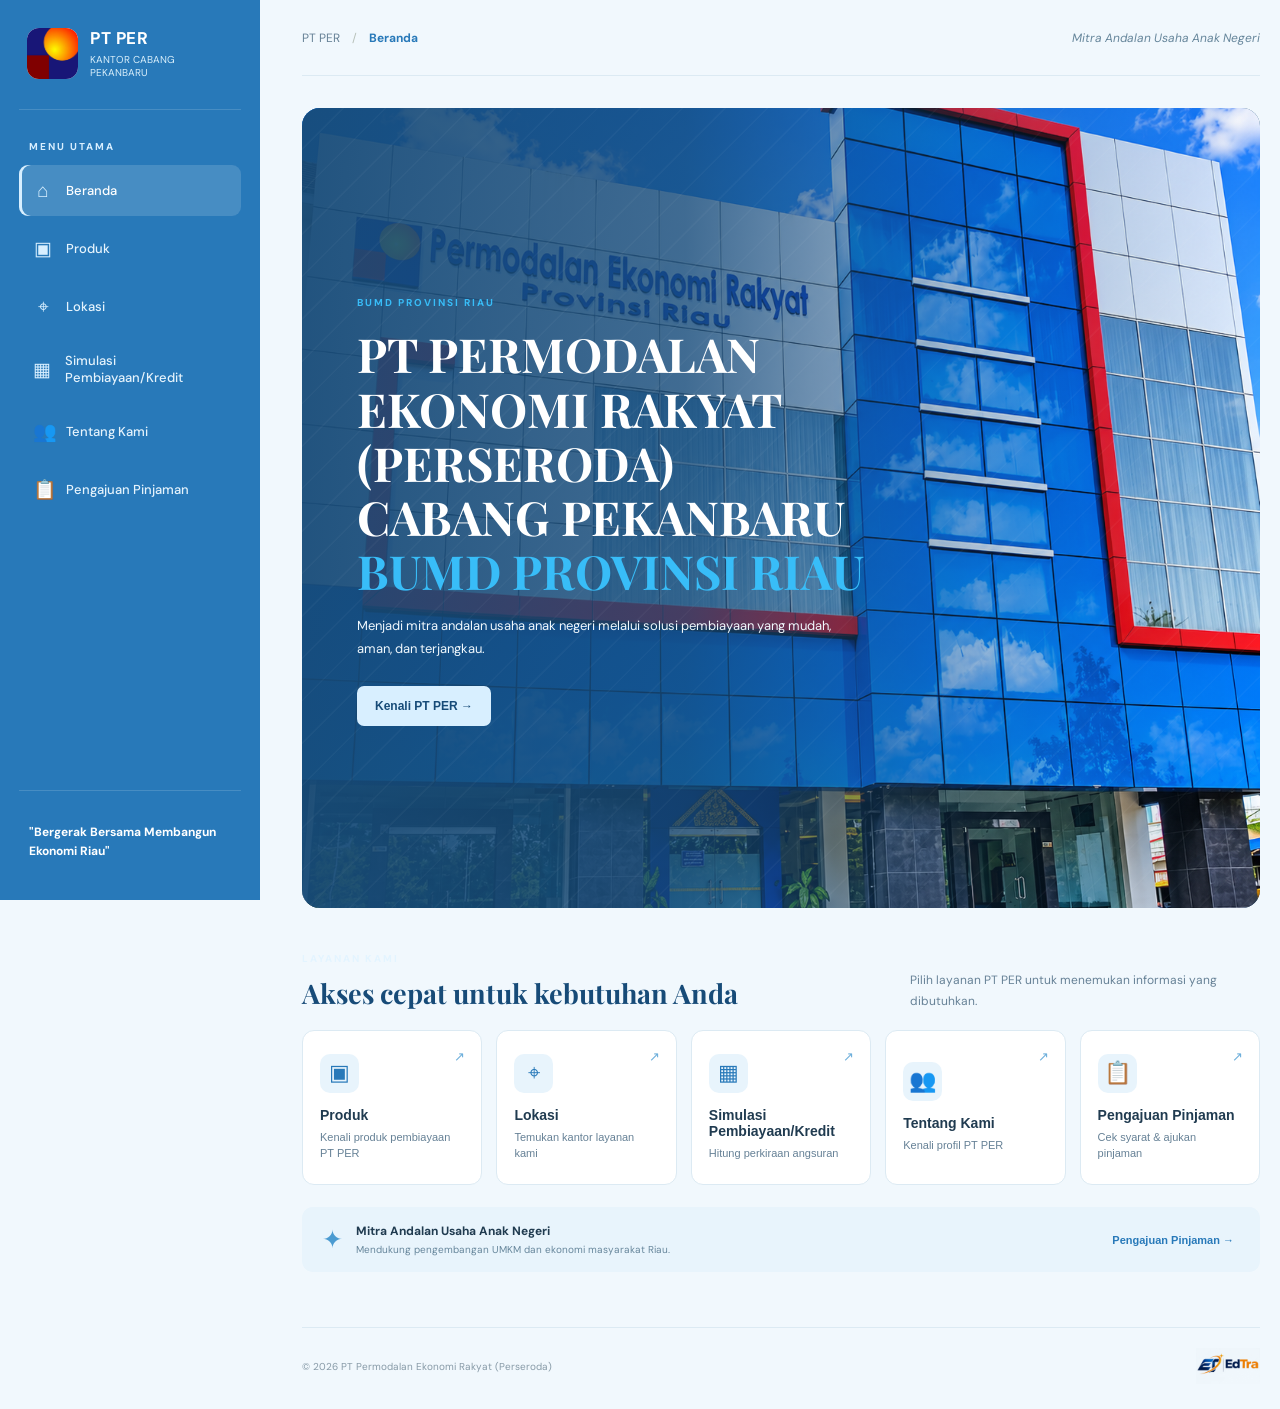
<file: index.html>
<!DOCTYPE html>
<html lang="id">
<head>
  <meta charset="UTF-8">
  <meta name="viewport" content="width=device-width, initial-scale=1.0">
  <title>PT PER | Permodalan Ekonomi Rakyat</title>

  <link rel="stylesheet" href="style.css">

  <link rel="preconnect" href="https://fonts.googleapis.com">
  <link rel="preconnect" href="https://fonts.gstatic.com" crossorigin>

  <link href="https://fonts.googleapis.com/css2?family=DM+Sans:wght@400;500;600;700&family=Playfair+Display:wght@600;700&display=swap" rel="stylesheet">

  <!-- PENGATURAN UKURAN BERANDA & PENGAJUAN PINJAMAN -->
  <style>
    /* BANNER BERANDA DESKTOP */
    #page-beranda .hero {
      position: relative;
      width: 100%;
      height: 800px !important;
      min-height: 800px !important;
      max-height: 800px !important;
      overflow: hidden;
    }

    /* GAMBAR GEDUNG */
    #page-beranda .hero-photo-wrap {
      position: absolute;
      inset: 0;
      width: 100%;
      height: 100%;
      overflow: hidden;
      z-index: 1;
    }

    #page-beranda .hero-photo {
      display: block;
      width: 100%;
      height: 100%;
      object-fit: cover;
      object-position: center;
    }

    /* LAPISAN WARNA GAMBAR */
    #page-beranda .hero-photo-shade {
      position: absolute;
      inset: 0;
      z-index: 3;
    }

    /* TEKS BANNER */
    #page-beranda .hero-copy {
      position: relative;
      z-index: 4;
    }

    /* GAMBAR PENGAJUAN PINJAMAN FULL TANPA RUANG KOSONG */
    #page-pengajuan .contact-photo {
      height: auto !important;
      min-height: 0 !important;
      max-height: none !important;
    }

    #page-pengajuan .contact-photo img {
      display: block;
      width: 100% !important;
      height: auto !important;
      max-height: none !important;
      object-fit: cover;
    }

    /* STYLING CARD PERSYARATAN PENGAJUAN PINJAMAN */
    .requirements-grid {
      display: grid;
      grid-template-columns: 1fr 1fr;
      gap: 20px;
      margin-top: 24px;
    }

    .requirement-box {
      background: #ffffff;
      border: 1px solid #e2e8f0;
      border-radius: 14px;
      padding: 24px;
      box-shadow: 0 4px 12px rgba(15, 23, 42, 0.04);
    }

    .requirement-box h2 {
      margin: 6px 0 10px;
      font-size: 20px;
      color: #0f172a;
    }

    .requirement-box > p {
      color: #475569;
      font-size: 14px;
      margin-bottom: 14px;
      line-height: 1.6;
    }

    .req-list {
      padding-left: 20px;
      margin: 0;
      color: #1e293b;
      font-size: 14px;
      line-height: 1.65;
    }

    .req-list > li {
      margin-bottom: 8px;
    }

    .req-sublist {
      list-style-type: disc;
      padding-left: 20px;
      margin-top: 6px;
      margin-bottom: 10px;
      color: #334155;
    }

    .req-sublist li {
      margin-bottom: 6px;
    }

    /* TABLET */
    @media (max-width: 1100px) {
      #page-beranda .hero {
        height: 700px !important;
        min-height: 700px !important;
        max-height: 700px !important;
      }

      .requirements-grid {
        grid-template-columns: 1fr;
      }
    }

    /* HANDPHONE */
    @media (max-width: 760px) {
      #page-beranda .hero {
        height: auto !important;
        min-height: 450px !important;
        max-height: none !important;
      }

      #page-beranda .hero-photo-wrap {
        height: 100%;
      }

      #page-beranda .hero-photo {
        width: 100%;
        height: 100%;
        object-fit: cover;
      }

      #page-pengajuan .contact-photo,
      #page-pengajuan .contact-photo img {
        width: 100% !important;
        height: auto !important;
        min-height: 0 !important;
        max-height: none !important;
      }
    }
  </style>
</head>

<body>

<button class="mobile-menu" id="mobileMenu" aria-label="Buka menu navigasi">☰</button>

<aside class="sidebar" id="sidebar">

  <div class="brand">
    <div class="logo-frame">
      <img src="logo pt per.png" alt="Logo PT PER"
           onerror="this.style.display='none';this.nextElementSibling.style.display='grid'">
      <span class="logo-fallback">PT<br>PER</span>
    </div>

    <div>
      <strong>PT PER</strong>
      <small>KANTOR CABANG PEKANBARU</small>
    </div>
  </div>

  <div class="menu-caption">MENU UTAMA</div>

  <nav class="nav-menu">
    <button class="nav-link active" data-page="beranda"><span>⌂</span>Beranda</button>
    <button class="nav-link" data-page="produk"><span>▣</span>Produk</button>
    <button class="nav-link" data-page="lokasi"><span>⌖</span>Lokasi</button>
    <button class="nav-link" data-page="simulasi"><span>▦</span>Simulasi Pembiayaan/Kredit</button>
    <button class="nav-link" data-page="tentang"><span>👥</span> Tentang Kami</button>
    <button class="nav-link" data-page="pengajuan"><span>📋</span>Pengajuan Pinjaman</button>
  </nav>

  <div class="sidebar-bottom">
    <p><b>"Bergerak Bersama Membangun <br>Ekonomi Riau"</b></p>
  </div>

</aside>

<main class="main-content">

<header class="topbar">
  <div class="breadcrumb">
    PT PER <span>/</span> <b id="currentLabel">Beranda</b>
  </div>

  <div class="topbar-note">Mitra Andalan Usaha Anak Negeri</div>
</header>

<!-- BERANDA -->
<section class="page active" id="page-beranda">

  <div class="hero">

    <div class="hero-copy">

      <span class="eyebrow" style="color: #38bdf8; font-weight: 700;">
        BUMD PROVINSI RIAU
      </span>

      <h1>
        PT PERMODALAN EKONOMI RAKYAT (PERSERODA)<br>
        CABANG PEKANBARU<br>
        <em style="color: #38bdf8; font-style: normal; font-weight: 700;">
          BUMD PROVINSI RIAU
        </em>
      </h1>

      <p>
        Menjadi mitra andalan usaha anak negeri
        melalui solusi pembiayaan yang mudah,
        aman, dan terjangkau.
      </p>

      <button class="gold-button" data-goto="tentang">
        Kenali PT PER →
      </button>

    </div>

    <div class="hero-photo-wrap">

      <img src="gambar.png"
           alt="Gedung PT Permodalan Ekonomi Rakyat"
           class="hero-photo"
           onerror="this.style.display='none'">

      <div class="hero-photo-shade"></div>

    </div>

  </div>

  <div class="welcome-row">

    <div>
      <span class="section-kicker">LAYANAN KAMI</span>
      <h2>Akses cepat untuk kebutuhan Anda</h2>
    </div>

    <p>
      Pilih layanan PT PER untuk menemukan informasi yang dibutuhkan.
    </p>

  </div>

  <div class="quick-grid quick-grid-5">

    <button class="quick-card" data-goto="produk">
      <span class="quick-icon">▣</span>
      <b>Produk</b>
      <small>Kenali produk pembiayaan PT PER</small>
      <span class="card-arrow">↗</span>
    </button>

    <button class="quick-card" data-goto="lokasi">
      <span class="quick-icon">⌖</span>
      <b>Lokasi</b>
      <small>Temukan kantor layanan kami</small>
      <span class="card-arrow">↗</span>
    </button>

    <button class="quick-card" data-goto="simulasi">
      <span class="quick-icon">▦</span>
      <b>Simulasi Pembiayaan/Kredit</b>
      <small>Hitung perkiraan angsuran</small>
      <span class="card-arrow">↗</span>
    </button>

    <button class="quick-card" data-goto="tentang">
      <span class="quick-icon">👥</span>
      <b>Tentang Kami</b>
      <small>Kenali profil PT PER</small>
      <span class="card-arrow">↗</span>
    </button>

    <button class="quick-card" data-goto="pengajuan">
      <span class="quick-icon">📋</span>
      <b>Pengajuan Pinjaman</b>
      <small>Cek syarat & ajukan pinjaman</small>
      <span class="card-arrow">↗</span>
    </button>

  </div>

  <div class="info-strip">

    <div>
      <span class="strip-mark">✦</span>

      <div>
        <b>Mitra Andalan Usaha Anak Negeri</b>
        <small>
          Mendukung pengembangan UMKM dan ekonomi masyarakat Riau.
        </small>
      </div>
    </div>

    <button class="text-button" data-goto="pengajuan">
      Pengajuan Pinjaman →
    </button>

  </div>

</section>

<!-- PRODUK -->
<section class="page" id="page-produk">

  <div class="page-heading">
    <span class="section-kicker">LAYANAN PEMBIAYAAN</span>
    <h1>Produk PT PER</h1>
    <p>Informasi awal produk pembiayaan PT PER.</p>
  </div>

  <div class="product-grid">

    <a class="product-card product-link"
       href="https://perriau.com/ptper/products_conven_single?id=kurma"
       target="_blank" rel="noopener noreferrer">
      <span class="product-type">KONVENSIONAL</span>
      <h3>Kredit KURMA</h3>
      <p>Kredit Usaha Rakyat Mudah dan Aman untuk pengembangan kegiatan usaha.</p>
      <b>Lihat Detail →</b>
    </a>

    <a class="product-card product-link"
       href="https://perriau.com/ptper/products_conven_single?id=sagu"
       target="_blank" rel="noopener noreferrer">
      <span class="product-type">KONVENSIONAL</span>
      <h3>Kredit SAGU</h3>
      <p>Kredit Serba Guna untuk memenuhi kebutuhan konsumtif.</p>
      <b>Lihat Detail →</b>
    </a>

    <a class="product-card product-link"
       href="https://perriau.com/ptper/products_conven_single?id=bakulan"
       target="_blank" rel="noopener noreferrer">
      <span class="product-type">KONVENSIONAL</span>
      <h3>Kredit BAKULAN</h3>
      <p>Kredit untuk UMKM produktif melalui mitra usaha.</p>
      <b>Lihat Detail →</b>
    </a>

    <a class="product-card product-link"
       href="https://perriau.com/ptper/products_conven_single?id=pintar"
       target="_blank" rel="noopener noreferrer">
      <span class="product-type">KONVENSIONAL</span>
      <h3>Kredit PINTAR</h3>
      <p>Kredit Pendidikan Untuk Rakyat untuk biaya pendidikan.</p>
      <b>Lihat Detail →</b>
    </a>

    <a class="product-card product-link"
       href="https://perriau.com/ptper/products_conven_single?id=padi"
       target="_blank" rel="noopener noreferrer">
      <span class="product-type">KONVENSIONAL</span>
      <h3>Kredit PADI</h3>
      <p>Kredit dengan sumber pembayaran dari gaji.</p>
      <b>Lihat Detail →</b>
    </a>

    <a class="product-card product-link"
       href="https://perriau.com/ptper/products_conven_single?id=linkage"
       target="_blank" rel="noopener noreferrer">
      <span class="product-type">KONVENSIONAL</span>
      <h3>Linkage Program</h3>
      <p>Pembiayaan untuk koperasi dan kelompok usaha.</p>
      <b>Lihat Detail →</b>
    </a>

    <a class="product-card product-link"
       href="https://perriau.com/ptper/products_syariah_single?id=murabahah"
       target="_blank" rel="noopener noreferrer">
      <span class="product-type">SYARIAH</span>
      <h3>Murabahah</h3>
      <p>Pembiayaan dengan akad jual beli.</p>
      <b>Lihat Detail →</b>
    </a>

    <a class="product-card product-link"
       href="https://perriau.com/ptper/products_syariah_single?id=mmq"
       target="_blank" rel="noopener noreferrer">
      <span class="product-type">SYARIAH</span>
      <h3>Musyarakah Mutanaqishah</h3>
      <p>Pembiayaan dengan akad kerja sama kepemilikan aset secara bertahap.</p>
      <b>Lihat Detail →</b>
    </a>

    <a class="product-card product-link"
       href="https://perriau.com/ptper/products_syariah_single?id=ijarah"
       target="_blank" rel="noopener noreferrer">
      <span class="product-type">SYARIAH</span>
      <h3>Ijarah</h3>
      <p>Pembiayaan dengan akad sewa-menyewa jasa.</p>
      <b>Lihat Detail →</b>
    </a>

  </div>

  <p class="notice">
    Catatan: Informasi produk merupakan ringkasan awal.
    Hubungi PT PER untuk ketentuan terbaru.
  </p>

</section>

<!-- LOKASI -->
<section class="page" id="page-lokasi">

  <div class="page-heading">
    <span class="section-kicker">JARINGAN LAYANAN</span>
    <h1>Lokasi Kantor</h1>
    <p>Temukan kantor pusat dan layanan PT PER di Provinsi Riau.</p>
  </div>

  <div class="location-map-hero"
       onclick="document.getElementById('uploadLokasi').click()"
       title="Klik untuk mengganti gambar peta">

    <img id="lokasiImg"
         src="Detailed Riau Regional Map.png"
         alt="Peta Provinsi Riau"
         onload="this.style.display='block'; this.nextElementSibling.style.display='none';"
         onerror="this.style.display='none'; this.nextElementSibling.style.display='flex';">

    <div class="photo-fallback-box" style="display:none;">
      <span>⌖</span>
      <b>Peta Lokasi PT PER</b>
      <small>+ Klik di sini untuk memasukkan gambar peta</small>
    </div>

    <div class="location-map-shade"></div>

    <div class="location-map-content">

      <span class="product-type" style="color: #38bdf8;">
        KANTOR PUSAT
      </span>

      <h2>PT Permodalan Ekonomi Rakyat</h2>

      <p>
        Komplek Perkantoran Grand Sudirman, Pekanbaru, Riau.
      </p>

      <p>
        <b>Telepon:</b>
        <a href="https://api.whatsapp.com/send?phone=628117523938&text=Halo%20PT%20PER%20Kantor%20Cabang%20Pekanbaru,%20saya%20ingin%20bertanya%20mengenai%20layanan%20anda."
           target="_blank"
           rel="noopener noreferrer"
           style="color: inherit; text-decoration: underline;"
           onclick="event.stopPropagation();">
          +62 811-7523-938
        </a> |
        <b>Email:</b> kcpku.ptper@gmail.com
      </p>

      <div style="margin-top: 18px;">
        <a class="green-button"
           href="https://maps.app.goo.gl/PMSXnhPdf3aQpNTTA"
           target="_blank"
           rel="noopener noreferrer"
           onclick="event.stopPropagation();">
          Buka Google Maps ↗
        </a>
      </div>

    </div>

    <input type="file"
           id="uploadLokasi"
           accept="image/*"
           style="display:none"
           onchange="previewLokasi(event)">

  </div>

</section>

<!-- SIMULASI PEMBIAYAAN/KREDIT -->
<section class="page" id="page-simulasi">

  <div class="page-heading">
    <span class="section-kicker">PERENCANAAN PEMBIAYAAN</span>
    <h1>Simulasi Pembiayaan/Kredit</h1>
    <p>
      Hitung estimasi angsuran berdasarkan jumlah pinjaman dan jangka waktu.
    </p>
  </div>

  <div class="calculator-layout">

    <div class="calculator-card">

      <label for="loanAmount">Jumlah pinjaman (Rp)</label>

      <input id="loanAmount"
             type="number"
             min="10000000"
             step="1000000"
             value="50000000">

      <small class="field-note">
        Minimal pinjaman Rp 10.000.000. Sampai Dengan Rp 1.000.000.000
      </small>

      <label for="loanMonths">Jangka waktu (bulan)</label>

      <select id="loanMonths">
        <option value="12">12 bulan</option>
        <option value="18">18 bulan</option>
        <option value="24" selected>24 bulan</option>
        <option value="30">30 bulan</option>
        <option value="36">36 bulan</option>
        <option value="42">42 bulan</option>
        <option value="48">48 bulan</option>
        <option value="54">54 bulan</option>
        <option value="60">60 bulan</option>
      </select>

      <input id="loanRate" type="hidden" value="15">

      <button class="green-button full" id="calculate">
        Hitung Angsuran
      </button>

      <small class="field-note">
        Hasil merupakan perkiraan, bukan penawaran resmi.
      </small>

    </div>

    <div class="result-card">

      <span class="section-kicker">
        ESTIMASI ANGSURAN PER BULAN
      </span>

      <strong id="monthlyResult">Rp 0</strong>

      <div class="result-line">
        <span>Jumlah pinjaman</span>
        <b id="principalResult">Rp 50.000.000</b>
      </div>

      <div class="result-line">
        <span>Tenor</span>
        <b id="tenorResult">24 bulan</b>
      </div>

    </div>

  </div>

</section>

<!-- TENTANG KAMI -->
<section class="page" id="page-tentang">

  <div class="page-heading">
    <span class="section-kicker">PROFIL PERUSAHAAN</span>
    <h1>Tentang PT PER</h1>
    <p>Mitra Andalan Usaha Anak Negeri.</p>
  </div>

  <div class="feature-photo about-photo"
       onclick="document.getElementById('uploadTentangBanner').click()"
       title="Klik untuk mengganti foto banner">

    <img id="tentangBannerImg"
         src="foto bener.jpg"
         alt="Tentang PT PER"
         onload="this.style.display='block'; this.nextElementSibling.style.display='none';"
         onerror="this.style.display='none'; this.nextElementSibling.style.display='flex';">

    <div class="photo-fallback-box" style="display:none;">
      <span>🏢</span>
      <b>Profil PT Permodalan Ekonomi Rakyat</b>
      <small>+ Klik untuk memasukkan foto banner</small>
    </div>

    <div style="position: absolute; left: 16px; bottom: 14px; padding: 8px 12px; border-radius: 7px; background: #174b78d9; color: white; font-size: 11px; font-weight: 700;">
      Profil PT Permodalan Ekonomi Rakyat
    </div>

    <input type="file"
           id="uploadTentangBanner"
           accept="image/*"
           style="display:none"
           onchange="previewTentangBanner(event)">

  </div>

  <div class="about-panel">

    <div class="about-emblem clickable-emblem"
         onclick="document.getElementById('uploadEmblem').click()"
         title="Klik untuk memasukkan gambar logo/emblem">

      <img id="emblemImg"
           src="images (2).jpg"
           alt="Logo Riau"
           style="width:100%; height:100%; object-fit:cover; border-radius:50%;"
           onload="this.style.display='block'; this.nextElementSibling.style.display='none';"
           onerror="this.style.display='none'; this.nextElementSibling.style.display='flex';">

      <div class="emblem-fallback" style="display:none;">
        <span>⌖</span>
        <b>RIAU</b>
      </div>

    </div>

    <input type="file"
           id="uploadEmblem"
           accept="image/*"
           style="display:none"
           onchange="previewEmblem(event)">

    <div>
      <h2>Permodalan Ekonomi Rakyat</h2>

      <p>
        PT Permodalan Ekonomi Rakyat (Perseroda) merupakan lembaga keuangan non-bank milik daerah yang berperan mendukung permodalan usaha mikro, kecil, dan menengah serta pengembangan ekonomi masyarakat Provinsi Riau.
      </p>

      <p>
        Melalui layanan pembiayaan konvensional dan syariah, PT PER berupaya menjadi mitra bagi masyarakat dan pelaku usaha dalam mengembangkan kegiatan ekonomi.
      </p>
    </div>

  </div>

  <div class="vision-grid">

    <article>
      <span>VISI UTAMA</span>
      <h3>Menjadi Lembaga Keuangan Terpercaya</h3>
      <p>
        Mendukung pertumbuhan ekonomi kerakyatan yang mandiri, berdaya saing, dan berkelanjutan di Provinsi Riau.
      </p>
    </article>

    <article>
      <span>MISI KAMI</span>
      <h3>Pengembangan Ekonomi Daerah</h3>
      <p>
        Menyediakan akses pembiayaan yang mudah, transparan, dan profesional bagi pelaku UMKM di seluruh kabupaten/kota.
      </p>
    </article>

  </div>

</section>

<!-- PENGAJUAN PINJAMAN -->
<section class="page" id="page-pengajuan">

  <div class="page-heading">
    <span class="section-kicker">LAYANAN PEMBIAYAAN</span>
    <h1>Pengajuan Pinjaman</h1>
    <p>
      Lengkapi persyaratan dokumen berikut untuk mengajukan pembiayaan di PT PER Kantor Cabang Pekanbaru.
    </p>
  </div>

  <div class="feature-photo contact-photo">

    <img src="hubungi kami.jpeg"
         alt="Area pelayanan PT PER"
         onerror="this.style.display='none';this.parentElement.classList.add('photo-missing')">

    <span class="contact-photo-badge">Pelayanan Pengajuan PT PER</span>

  </div>

  <!-- KETERANGAN PERSYARATAN PENGAJUAN -->
  <div class="requirements-grid">

    <!-- PERSYARATAN UMUM -->
    <div class="requirement-box">
      <span class="section-kicker">DOKUMEN WAJIB</span>
      <h2>Persyaratan Umum</h2>
      <p>
        Mengisi formulir aplikasi dengan melampirkan persyaratan dokumen yang harus dipenuhi adalah sebagai berikut:
      </p>
      <ol class="req-list">
        <li>Foto copy KTP Provinsi Riau calon Nasabah/Debitur dan istri/ suami/ orang tua/ wali (2 lembar).</li>
        <li>Pas photo terbaru calon Nasabah/Debitur dan istri/ suami/ orang tua/ wali ukuran 3X4 cm (2 lembar).</li>
        <li>Foto copy Kartu Keluarga (2 lembar).</li>
        <li>Foto copy surat nikah/ cerai (bagi yg telah menikah/ cerai).</li>
        <li>Foto copy dokumen agunan Pembiayaan/ kredit (2 lembar).</li>
      </ol>
    </div>

    <!-- PERSYARATAN KHUSUS -->
    <div class="requirement-box">
      <span class="section-kicker">SESUAI PROFESI / USAHA</span>
      <h2>Persyaratan Khusus</h2>
      <p>
        Melampirkan persyaratan khusus sebagai berikut:
      </p>
      <ol class="req-list">
        <li>
          <strong>Berpenghasilan tetap</strong>
          <ul class="req-sublist">
            <li>Foto copy Surat Keputusan (SK) pengangkatan terakhir atau Surat Keterangan Kerja dari tempat pemohon bekerja.</li>
            <li>Foto copy Buku Tabungan 3 bulan terakhir.</li>
            <li>Ampra gaji/ slip gaji asli bulan terakhir.</li>
          </ul>
        </li>
        <li>
          <strong>Berpenghasilan tidak tetap</strong>
          <ul class="req-sublist">
            <li>Usaha telah berjalan minimal selama 1 (satu) tahun.</li>
            <li>Foto copy Surat Keterangan Usaha/ Surat Izin Usaha (SIUP, SITU, TDP dan HO) atau surat keterangan lainnya khusus untuk sektor pertanian yang masih berlaku.</li>
          </ul>
        </li>
      </ol>
    </div>

  </div>

  <!-- INFORMASI KONTAK & PENGAJUAN -->
  <div class="contact-card" style="margin-top: 24px;">

    <div>
      <span class="quick-icon">☎</span>
      <h3>Konsultasi & Pengajuan WA</h3>

      <p>
        <a href="https://api.whatsapp.com/send?phone=628117523938&text=Halo%20PT%20PER%20Kantor%20Cabang%20Pekanbaru,%20saya%20ingin%20mengajukan%20pinjaman%20dan%20bertanya%20mengenai%20persyaratan%20kredit."
           target="_blank"
           rel="noopener noreferrer"
           style="color: inherit; text-decoration: none; display: inline-block; cursor: pointer;"
           title="Ajukan & Konsultasi via WhatsApp">
          +62 811-7523-938 ↗
        </a>
      </p>
    </div>

    <div>
      <span class="quick-icon">✉</span>
      <h3>Email Layanan</h3>
      <p>kcpku.ptper@gmail.com</p>
    </div>

    <div>
      <span class="quick-icon">⌖</span>
      <h3>Kantor Pelayanan</h3>

      <p>
        <a href="https://maps.app.goo.gl/PMSXnhPdf3aQpNTTA"
           target="_blank"
           rel="noopener noreferrer"
           style="color: inherit; text-decoration: none;"
           title="Buka di Google Maps">
          Komplek Perkantoran Grand Sudirman, Pekanbaru, Riau ↗
        </a>
      </p>
    </div>

  </div>

  <div style="margin-top: 20px; display: flex; flex-wrap: wrap; gap: 12px;">
    <a class="green-button"
       href="https://api.whatsapp.com/send?phone=628117523938&text=Halo%20PT%20PER%20Kantor%20Cabang%20Pekanbaru,%20saya%20ingin%20mengajukan%20pinjaman."
       target="_blank"
       rel="noopener noreferrer">
      Ajukan Pinjaman via WhatsApp ↗
    </a>

    <a class="gold-button"
       href="https://perriau.com/ptper/"
       target="_blank"
       rel="noopener noreferrer"
       style="text-decoration: none; display: inline-flex; align-items: center;">
      Kunjungi Website Resmi PT PER ↗
    </a>
  </div>

</section>

<!-- FOOTER -->
<footer>

  <span>
    © <span id="year"></span> PT Permodalan Ekonomi Rakyat (Perseroda)
  </span>

  <div style="display: flex; align-items: center; gap: 12px;">
    <img src="gambar2.jpg" alt="Logo EdTra">
  </div>

</footer>

</main>

<script src="script.js"></script>

</body>
</html>
</file>
<file: style.css>
*,
*::before,
*::after {
  box-sizing: border-box;
}

:root {
  --green: #2879b9;
  --green2: #4b9bd1;
  --gold: #d8efff;
  --cream: #eef7fd;
  --ink: #203b50;
  --muted: #668196;
  --line: #dceaf3;
}

html {
  overflow-x: auto;
  max-width: 100%;
}

body {
  margin: 0;
  background: #f1f8fd;
  color: var(--ink);
  font-family: "DM Sans", sans-serif;
  overflow-x: auto;
  overflow-y: auto;
}

/* SIDEBAR */
.sidebar {
  position: fixed;
  inset: 0 auto 0 0;
  width: 260px;
  background: #2879b9;
  color: white;
  padding: 27px 19px;
  display: flex;
  flex-direction: column;
  z-index: 20;
}

.brand {
  display: flex;
  align-items: center;
  gap: 12px;
  padding: 0 8px 30px;
  border-bottom: 1px solid #ffffff25;
}

.logo-frame {
  width: 51px;
  height: 51px;
  border-radius: 12px;
  background: white;
  display: grid;
  place-items: center;
  overflow: hidden;
  flex: none;
}

.logo-frame img {
  width: 100%;
  height: 100%;
  object-fit: contain;
}

.logo-fallback {
  display: none;
  color: #2879b9;
  font-weight: 800;
  text-align: center;
  font-size: 14px;
  line-height: 1.05;
}

.brand strong {
  display: block;
  font-size: 17px;
  letter-spacing: .5px;
}

.brand small {
  display: block;
  color: #d9effb;
  font-size: 10px;
  margin-top: 4px;
}

.menu-caption {
  font-size: 10px;
  letter-spacing: 2px;
  color: #d8efff;
  font-weight: 700;
  margin: 30px 10px 12px;
}

.nav-menu {
  display: grid;
  gap: 7px;
}

.nav-link {
  border: 0;
  background: transparent;
  color: #e5f3fc;
  padding: 13px 14px;
  border-radius: 9px;
  text-align: left;
  font: 500 13px "DM Sans";
  cursor: pointer;
  display: flex;
  align-items: center;
  gap: 13px;
  transition: .2s;
}

.nav-link span {
  font-size: 19px;
  width: 20px;
  text-align: center;
  color: #d8efff;
}

.nav-link:hover,
.nav-link.active {
  background: #ffffff25;
  color: white;
}

.nav-link.active {
  box-shadow: inset 3px 0 #d8efff;
}

.sidebar-bottom {
  margin-top: auto;
  border-top: 1px solid #ffffff25;
  padding: 20px 10px 0;
  color: #dceefa;
  font-size: 12px;
  line-height: 1.6;
}

.sidebar-bottom b {
  color: white;
}

.ornament {
  color: #d8efff;
  letter-spacing: 3px;
}

/* MAIN CONTENT */
.main-content {
  margin-left: 260px;
  width: calc(100% - 260px);
  min-height: 100vh;
  padding: 0 20px 0 42px;
  max-width: none;
}

/* TOPBAR */
.topbar {
  width: 100%;
  height: 76px;
  display: flex;
  justify-content: space-between;
  align-items: center;
  border-bottom: 1px solid var(--line);
  font-size: 12px;
  color: var(--muted);
}

.breadcrumb span {
  padding: 0 9px;
  color: #b7c0b9;
}

.breadcrumb b {
  color: var(--green);
}

.topbar-note {
  font-style: italic;
  color: #66869b;
}

/* PAGE */
.page {
  display: none;
  padding: 32px 0 55px;
  min-height: calc(100vh - 130px);
  width: 100%;
}

.page.active {
  display: block;
}

/* BERANDA */
#page-beranda {
  width: 100%;
  max-width: none;
}

#page-beranda .hero {
  position: relative;
  overflow: hidden;
  width: 100%;
  min-height: 520px;
  border-radius: 18px;
  background: #1a4f78;
  color: white;
  padding: 55px;
  display: flex;
  align-items: center;
}

.hero:after {
  content: "";
  position: absolute;
  inset: 0;
  background: repeating-linear-gradient(
    135deg,
    transparent 0 28px,
    #ffffff08 29px 30px
  );
  pointer-events: none;
  z-index: 2;
}

.hero-copy {
  position: relative;
  z-index: 4;
  width: 65%;
}

.eyebrow,
.section-kicker {
  font-size: 10px;
  letter-spacing: 2px;
  font-weight: 700;
  color: #e3f4ff;
}

.hero h1 {
  font: 700 clamp(30px, 4vw, 47px) "Playfair Display", serif;
  line-height: 1.15;
  margin: 16px 0;
}

.hero h1 em {
  color: #d8efff;
  font-style: normal;
}

.hero-copy p {
  max-width: 480px;
  color: #f0f8fd;
  line-height: 1.8;
  font-size: 13px;
  margin-bottom: 25px;
}

/* FOTO HERO */
.hero-photo-wrap {
  position: absolute;
  right: 0;
  top: 0;
  width: 100%;
  height: 100%;
  overflow: hidden;
  z-index: 1;
}

.hero-photo {
  display: block;
  width: 100%;
  height: 100%;
  object-fit: cover;
  object-position: center;
}

.hero-photo-shade {
  position: absolute;
  inset: 0;
  z-index: 3;
  background: linear-gradient(
    90deg,
    rgba(23, 75, 120, 0.95) 0%,
    rgba(23, 75, 120, 0.8) 40%,
    rgba(23, 75, 120, 0.3) 70%,
    transparent 100%
  );
}

.hero-bottom {
  position: absolute;
  bottom: 15px;
  left: 55px;
  color: #e3f4ff;
  font-size: 9px;
  letter-spacing: 2px;
  z-index: 4;
}

/* BUTTON */
.gold-button,
.green-button {
  border: 0;
  background: #d8efff;
  color: #174b78;
  padding: 13px 18px;
  border-radius: 7px;
  font-weight: 700;
  font-size: 12px;
  cursor: pointer;
  text-decoration: none;
  display: inline-flex;
  gap: 20px;
  align-items: center;
}

.gold-button:hover,
.green-button:hover {
  background: #bde3fa;
}

/* LAYANAN */
.welcome-row {
  display: flex;
  align-items: end;
  justify-content: space-between;
  margin: 38px 0 19px;
  gap: 20px;
}

.welcome-row h2,
.page-heading h1 {
  font: 700 27px "Playfair Display", serif;
  margin: 8px 0 0;
  color: #174b78;
}

.welcome-row p,
.page-heading p {
  max-width: 350px;
  color: var(--muted);
  font-size: 12px;
  line-height: 1.7;
  margin: 0;
}

.quick-grid {
  display: grid;
  grid-template-columns: repeat(4, minmax(0, 1fr));
  gap: 14px;
  width: 100%;
}

.quick-grid.quick-grid-5 {
  grid-template-columns: repeat(5, minmax(0, 1fr));
}

.quick-card {
  position: relative;
  text-align: left;
  border: 1px solid var(--line);
  background: white;
  border-radius: 12px;
  padding: 19px 17px;
  min-height: 155px;
  cursor: pointer;
  transition: .2s;
  color: var(--ink);
}

.quick-card:hover {
  transform: translateY(-4px);
  border-color: #8fc8eb;
  box-shadow: 0 10px 25px #1a3b2510;
}

.quick-icon {
  display: grid;
  place-items: center;
  width: 39px;
  height: 39px;
  border-radius: 10px;
  background: #e8f4fc;
  color: var(--green);
  font-size: 22px;
  margin-bottom: 14px;
}

.quick-card b {
  display: block;
  font-size: 14px;
}

.quick-card small {
  display: block;
  color: var(--muted);
  font-size: 11px;
  line-height: 1.5;
  margin-top: 6px;
  max-width: 150px;
}

.card-arrow {
  position: absolute;
  right: 16px;
  top: 18px;
  color: #6caedb;
}

.info-strip {
  margin-top: 22px;
  background: #e8f4fc;
  border-radius: 11px;
  padding: 16px 20px;
  display: flex;
  align-items: center;
  justify-content: space-between;
  gap: 15px;
}

.info-strip > div {
  display: flex;
  align-items: center;
  gap: 13px;
}

.strip-mark {
  font-size: 25px;
  color: #4b9bd1;
}

.info-strip b,
.info-strip small {
  display: block;
}

.info-strip b {
  font-size: 12px;
}

.info-strip small {
  font-size: 10px;
  color: #66869b;
  margin-top: 4px;
}

.text-button {
  border: 0;
  background: transparent;
  color: var(--green);
  font-weight: 700;
  font-size: 11px;
  cursor: pointer;
}

/* JUDUL HALAMAN */
.page-heading {
  margin: 12px 0 27px;
}

.page-heading h1 {
  font-size: 34px;
  margin: 10px 0;
}

.page-heading p {
  max-width: 650px;
}

/* FOTO TAMBAHAN */
.feature-photo {
  position: relative;
  width: 100%;
  height: auto;
  margin: 0 0 18px;
  border-radius: 14px;
  overflow: hidden;
  background: linear-gradient(135deg, #cfe8f8, #eaf6fd);
  border: 1px solid var(--line);
  cursor: pointer;
}

.feature-photo img {
  display: block;
  width: 100%;
  height: auto;
}

.feature-photo span {
  position: absolute;
  left: 16px;
  bottom: 14px;
  padding: 8px 12px;
  border-radius: 7px;
  background: #174b78d9;
  color: white;
  font-size: 11px;
  font-weight: 700;
  z-index: 2;
}

.feature-photo.photo-missing {
  display: grid;
  place-items: center;
  min-height: 220px;
}

.feature-photo.photo-missing span {
  position: static;
  background: #2879b9;
}

/* BANNER TENTANG KAMI */
.about-photo {
  height: auto;
}

/* BANNER PENGAJUAN PINJAMAN */
.contact-photo {
  height: auto;
  min-height: 0;
  max-height: none;
}

.contact-photo img {
  display: block;
  width: 100%;
  height: auto;
  object-fit: cover;
}

/* PETA LOKASI */
.location-map-hero {
  position: relative;
  width: 100%;
  min-height: 520px;
  border-radius: 18px;
  overflow: hidden;
  display: flex;
  align-items: center;
  padding: 65px;
  cursor: pointer;
  background: #1a4f78;
  box-shadow: 0 10px 25px rgba(0, 0, 0, 0.08);
}

.location-map-hero img {
  position: absolute;
  top: 0;
  left: 0;
  width: 100%;
  height: 100%;
  object-fit: cover;
  object-position: center;
  z-index: 1;
}

.location-map-shade {
  position: absolute;
  inset: 0;
  z-index: 2;
  background: linear-gradient(
    90deg,
    rgba(23, 75, 120, 0.75) 0%,
    rgba(23, 75, 120, 0.45) 50%,
    rgba(23, 75, 120, 0.2) 80%,
    transparent 100%
  );
}

.location-map-content {
  position: relative;
  z-index: 3;
  color: white;
  max-width: 650px;
}

.location-map-content h2 {
  font-family: "Playfair Display", serif;
  font-size: 34px;
  color: white;
  margin: 10px 0;
}

.location-map-content p {
  color: #f0f8fd;
  font-size: 13px;
  line-height: 1.8;
  margin-bottom: 8px;
}

.photo-fallback-box {
  position: relative;
  z-index: 3;
  flex-direction: column;
  align-items: center;
  justify-content: center;
  text-align: center;
  color: white;
  width: 100%;
  gap: 8px;
}

.photo-fallback-box span {
  font-size: 40px;
}

/* EMBLEM TENTANG KAMI */
.about-emblem {
  height: 180px;
  width: 180px;
  border-radius: 50%;
  background: #2879b9;
  border: 5px double #d8efff;
  display: grid;
  place-content: center;
  text-align: center;
  color: white;
  font: 700 15px "Playfair Display";
  line-height: 1.4;
  overflow: hidden;
  cursor: pointer;
  position: relative;
  transition: .2s ease;
  flex: none;
  box-shadow: 0 6px 20px rgba(0, 0, 0, 0.08);
}

.about-emblem:hover {
  transform: scale(1.03);
  border-color: #ffffff;
}

.emblem-fallback {
  display: flex;
  flex-direction: column;
  align-items: center;
  justify-content: center;
  gap: 4px;
}

.emblem-fallback span {
  font-size: 32px;
}

/* PRODUK */
.product-grid {
  display: grid;
  grid-template-columns: repeat(3, 1fr);
  gap: 15px;
}

.product-card,
.vision-grid article {
  background: white;
  border: 1px solid var(--line);
  border-radius: 12px;
  padding: 22px;
}

.product-link {
  display: block;
  text-decoration: none;
  color: var(--ink);
  transition: .25s;
}

.product-link:hover {
  transform: translateY(-5px);
  border-color: #8fc8eb;
  box-shadow: 0 10px 25px #174b3515;
}

.product-type {
  font-size: 9px;
  letter-spacing: 1.5px;
  font-weight: 700;
  color: #4b9bd1;
}

.product-card h3 {
  font: 700 19px "Playfair Display";
  margin: 13px 0 8px;
}

.product-card p,
.vision-grid p {
  font-size: 12px;
  line-height: 1.8;
  color: var(--muted);
  margin: 0;
}

.product-link b {
  display: inline-block;
  color: var(--green);
  font-size: 12px;
  margin-top: 17px;
}

.notice {
  margin-top: 18px;
  padding: 13px 16px;
  background: #e8f4fc;
  border-left: 3px solid #4b9bd1;
  font-size: 11px;
  line-height: 1.7;
  color: #54758c;
}

/* TOMBOL */
.green-button {
  background: var(--green);
  color: white;
  margin-top: 12px;
}

.green-button:hover {
  background: #174b78;
}

/* SIMULASI PEMBIAYAAN/KREDIT */
.calculator-layout {
  display: grid;
  grid-template-columns: 1.1fr .9fr;
  gap: 18px;
  max-width: 900px;
}

.calculator-card,
.result-card {
  background: white;
  border: 1px solid var(--line);
  border-radius: 13px;
  padding: 25px;
}

.calculator-card label {
  display: block;
  font-size: 11px;
  font-weight: 700;
  margin: 15px 0 8px;
}

.calculator-card input,
.calculator-card select {
  width: 100%;
  padding: 13px;
  border: 1px solid #dfe5de;
  border-radius: 7px;
  margin-bottom: 12px;
  font: 13px "DM Sans";
  color: var(--ink);
  background: white;
}

.calculator-card input[readonly] {
  background: #e8f4fc;
  color: #2879b9;
  font-weight: 700;
  cursor: not-allowed;
}

.full {
  width: 100%;
  justify-content: center;
}

.field-note {
  display: block;
  color: var(--muted);
  font-size: 10px;
  line-height: 1.6;
  margin: 5px 0 15px;
}

.result-card {
  background: #2879b9;
  color: white;
}

.result-card .section-kicker {
  color: #d8efff;
}

.result-card > strong {
  display: block;
  font: 700 29px "Playfair Display";
  color: white;
  margin: 17px 0 27px;
  overflow-wrap: anywhere;
}

.result-line {
  display: flex;
  justify-content: space-between;
  gap: 10px;
  border-top: 1px solid #ffffff28;
  padding: 13px 0;
  font-size: 11px;
}

.result-line span {
  color: #d8edf9;
}

.result-card p {
  font-size: 10px;
  line-height: 1.7;
  color: #d8edf9;
  margin-top: 17px;
}

/* TENTANG KAMI */
.about-panel {
  background: white;
  border: 1px solid var(--line);
  border-radius: 14px;
  padding: 30px;
  display: grid;
  grid-template-columns: 180px 1fr;
  gap: 28px;
  align-items: center;
}

.about-panel h2 {
  font: 700 24px "Playfair Display";
  margin: 0 0 12px;
}

.about-panel p {
  font-size: 12px;
  color: var(--muted);
  line-height: 1.9;
}

.vision-grid {
  display: grid;
  grid-template-columns: 1fr 1fr;
  gap: 15px;
  margin-top: 17px;
}

.vision-grid article span {
  color: #4b9bd1;
  font-weight: 700;
  font-size: 12px;
}

.vision-grid h3 {
  font: 700 20px "Playfair Display";
  margin: 9px 0;
}

/* PENGAJUAN PINJAMAN */
.contact-card {
  display: grid;
  grid-template-columns: repeat(3, 1fr);
  gap: 15px;
  margin-bottom: 20px;
}

.contact-card > div {
  background: white;
  border: 1px solid var(--line);
  border-radius: 12px;
  padding: 22px;
}

.contact-card .quick-icon {
  margin: 0 0 12px;
}

.contact-card h3 {
  font: 700 17px "Playfair Display";
  margin: 0 0 6px;
}

.contact-card p {
  font-size: 12px;
  line-height: 1.7;
  color: var(--muted);
  margin: 0;
}

/* FOOTER */
footer {
  border-top: 1px solid var(--line);
  padding: 20px 0 25px;
  display: flex;
  align-items: center;
  justify-content: space-between;
  gap: 15px;
  color: #879aa7;
  font-size: 10px;
}

footer img {
  height: 36px;
  width: auto;
  object-fit: contain;
  mix-blend-mode: multiply;
}

/* MENU MOBILE */
.mobile-menu {
  display: none;
}

/* RESPONSIVE TABLET */
@media (max-width: 1100px) {
  .main-content {
    padding-left: 25px;
    padding-right: 20px;
    width: calc(100% - 260px);
  }

  #page-beranda .hero {
    min-height: 460px;
  }

  .quick-grid,
  .quick-grid.quick-grid-5 {
    grid-template-columns: repeat(2, 1fr);
  }

  .product-grid {
    grid-template-columns: repeat(2, 1fr);
  }
}

/* RESPONSIVE MOBILE */
@media (max-width: 760px) {
  .sidebar {
    transform: translateX(-100%);
    transition: .25s;
    width: 270px;
    box-shadow: 10px 0 35px #0002;
  }

  .sidebar.open {
    transform: translateX(0);
  }

  .mobile-menu {
    display: grid;
    place-items: center;
    position: fixed;
    z-index: 30;
    top: 15px;
    right: 16px;
    width: 40px;
    height: 40px;
    border: 0;
    border-radius: 9px;
    background: #2879b9;
    color: white;
    font-size: 20px;
    cursor: pointer;
  }

  .main-content {
    margin-left: 0;
    width: 100%;
    max-width: none;
    padding: 0 17px;
  }

  .topbar {
    height: 70px;
    padding-right: 45px;
  }

  .topbar-note {
    display: none;
  }

  .page {
    padding-top: 22px;
  }

  #page-beranda .hero {
    padding: 35px 25px 55px;
    min-height: 430px;
    height: auto;
  }

  .hero-copy {
    width: 100%;
    max-width: 100%;
  }

  .hero-photo-wrap {
    width: 100%;
    opacity: .23;
  }

  .hero-photo-shade {
    background: linear-gradient(90deg, #2879b9dd, #2879b988);
  }

  .hero-bottom {
    left: 25px;
    font-size: 8px;
  }

  .location-map-hero {
    min-height: 400px;
    padding: 35px 25px;
  }

  .location-map-content h2 {
    font-size: 24px;
  }

  .welcome-row {
    display: block;
  }

  .welcome-row p {
    margin-top: 10px;
  }

  .quick-grid,
  .quick-grid.quick-grid-5,
  .product-grid,
  .contact-card,
  .vision-grid,
  .calculator-layout {
    grid-template-columns: 1fr;
  }

  .quick-card {
    min-height: 130px;
  }

  .about-panel {
    grid-template-columns: 1fr;
  }

  .about-emblem {
    height: 140px;
    width: 140px;
    margin: 0 auto;
  }

  .feature-photo,
  .about-photo,
  .contact-photo {
    height: auto;
    min-height: 0;
    max-height: none;
  }

  .info-strip {
    align-items: flex-start;
    flex-direction: column;
  }

  footer {
    flex-direction: column;
    align-items: flex-start;
  }
}

/* =========================================
   FIX HALAMAN PENGAJUAN PINJAMAN - MOBILE
========================================= */
@media (max-width: 760px) {
  #page-pengajuan {
    padding-top: 18px;
    padding-bottom: 30px;
  }

  #page-pengajuan .page-heading {
    margin: 8px 0 20px;
  }

  #page-pengajuan .page-heading h1 {
    font-size: 28px;
    line-height: 1.2;
    margin: 8px 0 10px;
  }

  #page-pengajuan .page-heading p {
    font-size: 13px;
    line-height: 1.65;
    max-width: 100%;
  }

  #page-pengajuan .page-heading .section-kicker {
    color: #4b9bd1;
  }

  #page-pengajuan .contact-photo {
    height: auto;
    min-height: 0;
    max-height: none;
    margin-bottom: 16px;
  }

  #page-pengajuan .contact-photo img {
    display: block;
    width: 100%;
    height: auto;
    max-height: none;
    object-fit: cover;
  }

  #page-pengajuan .contact-photo span {
    left: 12px;
    bottom: 12px;
    font-size: 11px;
    padding: 8px 12px;
  }

  #page-pengajuan .requirements-grid {
    gap: 14px;
    margin-top: 16px;
  }

  #page-pengajuan .requirement-box {
    padding: 18px;
    border-radius: 12px;
  }

  #page-pengajuan .requirement-box h2 {
    font-size: 18px;
  }

  #page-pengajuan .req-list,
  #page-pengajuan .requirement-box > p {
    font-size: 13px;
    line-height: 1.6;
  }

  #page-pengajuan .contact-card {
    display: grid;
    grid-template-columns: 1fr;
    gap: 12px;
    margin-top: 16px;
    margin-bottom: 16px;
  }

  #page-pengajuan .contact-card > div {
    width: 100%;
    min-height: 0;
    height: auto;
    padding: 18px;
    border-radius: 12px;
  }

  #page-pengajuan .contact-card .quick-icon {
    width: 38px;
    height: 38px;
    font-size: 18px;
    margin: 0 0 10px;
  }

  #page-pengajuan .contact-card h3 {
    font-size: 17px;
    margin: 0 0 6px;
  }

  #page-pengajuan .contact-card p {
    font-size: 13px;
    line-height: 1.5;
    margin: 0;
    overflow-wrap: anywhere;
  }
}
</file>
